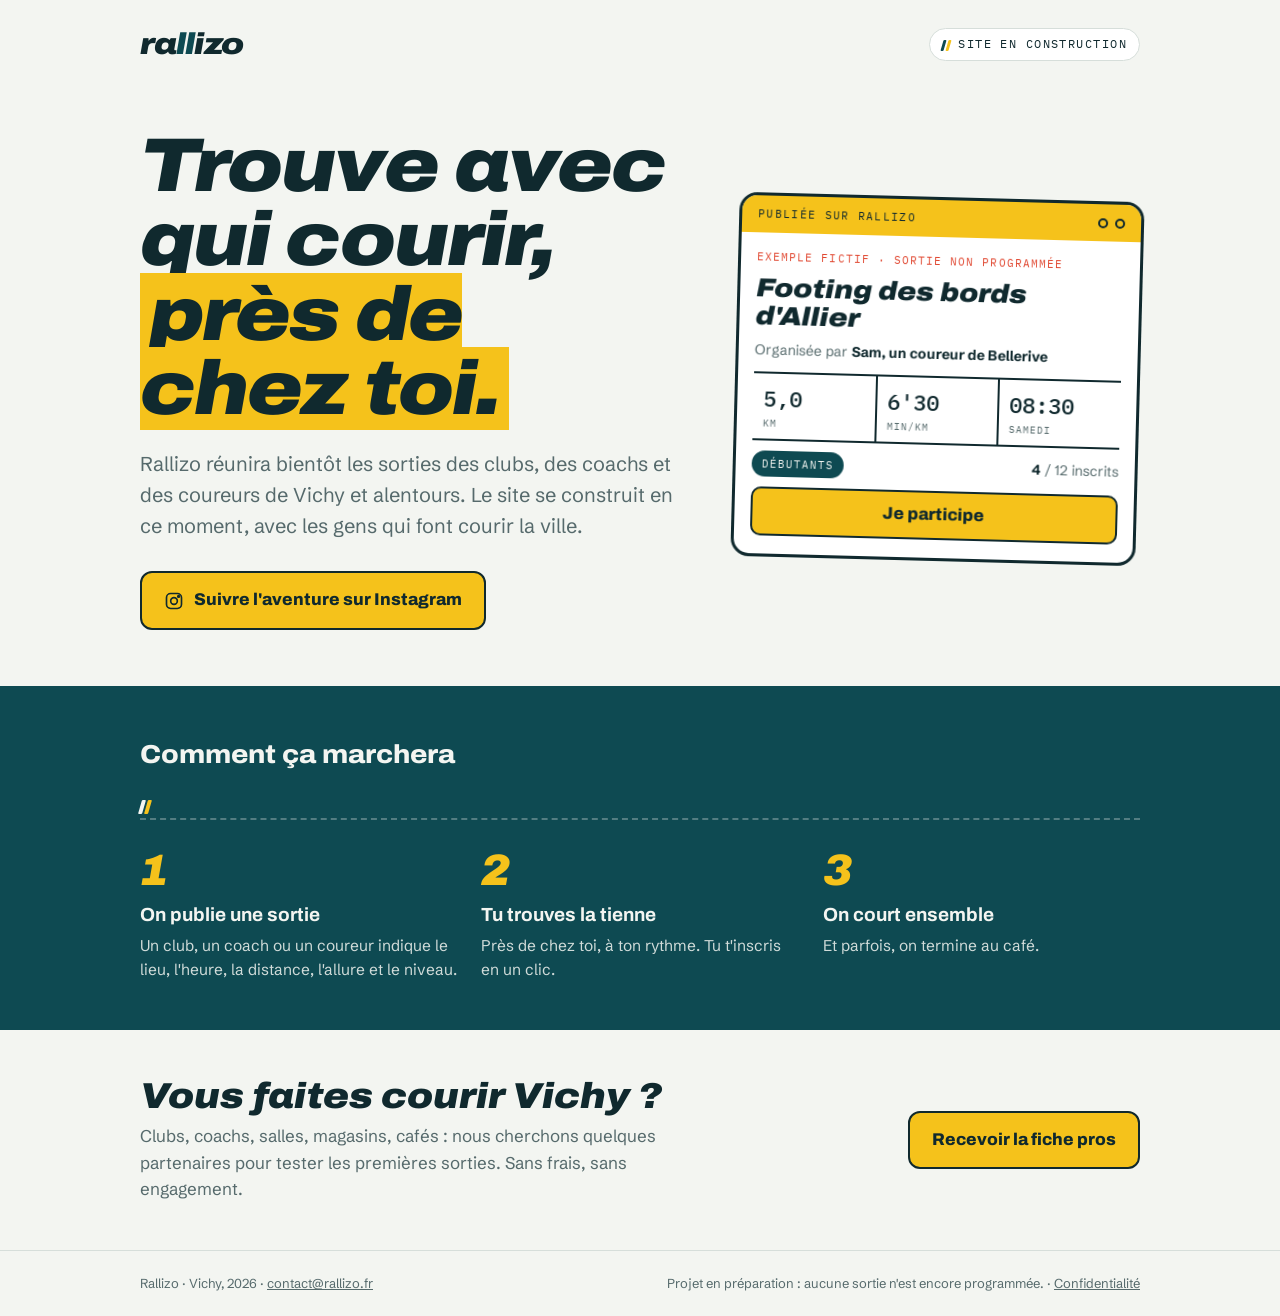
<file: index.html>
﻿<!doctype html>
<html lang="fr">
<head>
<meta charset="utf-8">
<meta name="viewport" content="width=device-width, initial-scale=1">
<title>Rallizo · Trouve avec qui courir à Vichy</title>
<meta name="description" content="Rallizo réunira bientôt les sorties running des clubs, des coachs et des coureurs de Vichy et alentours. Site en construction.">
<meta property="og:title" content="Rallizo · Trouve avec qui courir, près de chez toi">
<meta property="og:description" content="Les sorties des clubs, des coachs et des coureurs de Vichy, au même endroit. Site en construction.">
<meta name="theme-color" content="#0E4A52">
<link rel="icon" href="data:image/svg+xml,%3Csvg xmlns='http://www.w3.org/2000/svg' viewBox='0 0 64 64'%3E%3Crect width='64' height='64' rx='14' fill='%230E4A52'/%3E%3Cpath d='M24 14h9l-8 36h-9zM39 14h9l-8 36h-9z' fill='%23F5C21B'/%3E%3C/svg%3E">
<link rel="preconnect" href="https://fonts.googleapis.com">
<link rel="preconnect" href="https://fonts.gstatic.com" crossorigin>
<link rel="stylesheet" href="https://fonts.googleapis.com/css2?family=Archivo:ital,wdth,wght@0,62..125,100..900;1,62..125,100..900&family=Schibsted+Grotesk:wght@400..700&family=IBM+Plex+Mono:wght@400;500&display=swap">
<script>document.documentElement.classList.add('js');</script>
<style>
  /* Identité Rallizo validée le 16/10/2026 */
  :root {
    --craie: #F3F5F1; --allier: #0E4A52; --encre: #10292E; --rallye: #F5C21B; --depart: #E0452E; --brume: #566A6C; --ligne: #D6DEDA;
    --fd: "Archivo", "Arial Narrow", Arial, sans-serif;
    --fb: "Schibsted Grotesk", "Segoe UI", Helvetica, Arial, sans-serif;
    --fm: "IBM Plex Mono", Consolas, monospace;
  }
  * { box-sizing: border-box; }
  html, body { margin: 0; }
  body { background: var(--craie); color: var(--encre); font-family: var(--fb); font-size: 17px; line-height: 1.55; min-height: 100vh; display: flex; flex-direction: column; }
  .wrap { width: 100%; max-width: 1040px; margin: 0 auto; padding-left: max(20px, env(safe-area-inset-left)); padding-right: max(20px, env(safe-area-inset-right)); }

  header { padding-block: 28px; }
  header .wrap { display: flex; justify-content: space-between; align-items: center; gap: 12px; }
  .wm { font-family: var(--fd); font-weight: 900; font-style: italic; font-stretch: 118%; letter-spacing: -.03em; line-height: .9; font-size: 30px; text-decoration: none; color: var(--encre); }
  .wm .ll { color: var(--allier); }
  .chip { display: inline-flex; align-items: center; gap: 8px; font-family: var(--fm); font-size: 12px; text-transform: uppercase; letter-spacing: .12em; background: #fff; border: 1px solid var(--ligne); padding: 6px 12px; border-radius: 99px; }
  .chip::before { content: ""; width: 8px; height: 8px; border-radius: 50%; background: var(--rallye); box-shadow: 0 0 0 3px rgba(245, 194, 27, .25); }
  .chip.live::before { display: none; }
  .duo { display: inline-flex; align-items: flex-end; gap: 2px; height: 13px; padding-top: 2px; }
  .duo i { width: 3px; height: 11px; border-radius: 1px; background: var(--allier); transform: skewX(-16deg); animation: foulee .32s ease-in-out infinite alternate; }
  .duo i + i { background: var(--rallye); animation-delay: -.32s; }
  @keyframes foulee { from { transform: skewX(-16deg) translateY(0); } to { transform: skewX(-16deg) translateY(-3px); } }
  @media (prefers-reduced-motion: reduce) { .duo i { animation: none; } }

  main { flex: 1; }
  .hero { padding-block: 40px 56px; display: grid; grid-template-columns: minmax(0, 1.15fr) minmax(0, .85fr); gap: 48px; align-items: center; }
  h1 { font-family: var(--fd); font-weight: 900; font-style: italic; font-stretch: 112%; letter-spacing: -.025em; line-height: .98; font-size: clamp(42px, 7vw, 76px); margin: 0 0 22px; text-wrap: balance; }
  h1 mark { background: var(--rallye); color: var(--encre); padding: 0 .12em; }
  .lead { font-size: clamp(17px, 2vw, 20px); color: var(--brume); max-width: 46ch; margin: 0 0 30px; }
  .actions { display: flex; flex-wrap: wrap; gap: 12px; }
  .btn { display: inline-flex; align-items: center; gap: 10px; font-family: var(--fd); font-weight: 800; font-size: 17px; text-decoration: none; padding: 14px 22px; border-radius: 12px; border: 2px solid var(--encre); color: var(--encre); background: #fff; transition: transform .15s ease; }
  .btn.primary { background: var(--rallye); }
  .btn:hover { transform: translateY(-2px); }
  .btn:focus-visible { outline: 3px solid var(--allier); outline-offset: 3px; }
  .btn svg { width: 20px; height: 20px; }

  /* Dossard d'exemple */
  .bib-zone { max-width: 420px; width: 100%; justify-self: center; }
  .bib-tilt { transition: transform .4s cubic-bezier(.2, .8, .2, 1); }
  .bib { background: #fff; border: 3px solid var(--encre); border-radius: 18px; overflow: hidden; transform: rotate(1.5deg); }
  .bib-h { background: var(--rallye); display: flex; justify-content: space-between; align-items: center; padding: 10px 16px; font-family: var(--fm); font-size: 11px; letter-spacing: .12em; text-transform: uppercase; }
  .pins { display: flex; gap: 7px; } .pins i { width: 10px; height: 10px; border: 2.5px solid var(--encre); border-radius: 50%; display: block; }
  .bib-b { padding: 16px 16px 18px; display: grid; gap: 10px; }
  .fict { font-family: var(--fm); font-size: 10.5px; color: var(--depart); letter-spacing: .1em; text-transform: uppercase; }
  .bib-t { font-family: var(--fd); font-weight: 900; font-style: italic; font-stretch: 112%; font-size: 26px; line-height: 1.05; }
  .org { font-size: 14px; color: var(--brume); } .org b { color: var(--encre); }
  .stats { display: grid; grid-template-columns: repeat(3, 1fr); border-top: 2.5px solid var(--encre); border-bottom: 2.5px solid var(--encre); }
  .stats div { padding: 8px 10px; display: grid; } .stats div + div { border-left: 2.5px solid var(--encre); }
  .stats b { font-family: var(--fm); font-weight: 500; font-size: 22px; } .stats span { font-family: var(--fm); font-size: 10px; letter-spacing: .1em; text-transform: uppercase; color: var(--brume); }
  .meta { display: flex; justify-content: space-between; align-items: center; font-size: 14px; color: var(--brume); }
  .lvl { background: var(--allier); color: var(--craie); font-family: var(--fm); font-size: 10.5px; letter-spacing: .1em; text-transform: uppercase; padding: 5px 10px; border-radius: 99px; }
  .join { background: var(--rallye); border: 2.5px solid var(--encre); border-radius: 10px; text-align: center; padding: 9px; font-family: var(--fd); font-weight: 800; font-size: 17px; position: relative; overflow: hidden; }
  #inscrits { display: inline-block; }

  /* Piste : deux coureurs qui traversent la bande bleue */
  .track { position: relative; height: 22px; margin: 0 0 28px; border-bottom: 2px dashed rgba(243, 245, 241, .3); }
  .track .duo { position: absolute; left: 0; bottom: 4px; height: 16px; }
  .track .duo i { width: 4px; height: 14px; background: var(--craie); }
  .track .duo i + i { background: var(--rallye); }

  /* Bande "comment ça marchera" */
  .how { background: var(--allier); color: var(--craie); padding-block: 48px; }
  .how h2 { font-family: var(--fd); font-weight: 800; font-stretch: 108%; font-size: 26px; margin: 0 0 24px; }
  .steps { display: grid; grid-template-columns: repeat(3, minmax(0, 1fr)); gap: 24px; }
  .step b { font-family: var(--fd); font-weight: 900; font-style: italic; font-size: 44px; line-height: 1; color: var(--rallye); display: block; margin-bottom: 8px; }
  .step h3 { font-family: var(--fd); font-size: 19px; margin: 0 0 4px; }
  .step p { margin: 0; opacity: .85; font-size: 15.5px; }

  .pros { padding-block: 48px; display: grid; grid-template-columns: minmax(0, 1fr) auto; gap: 24px; align-items: center; }
  .pros h2 { font-family: var(--fd); font-weight: 900; font-style: italic; font-stretch: 110%; font-size: clamp(26px, 4vw, 36px); margin: 0 0 8px; line-height: 1.05; }
  .pros p { margin: 0; color: var(--brume); max-width: 56ch; }
  .mail { font-family: var(--fm); font-size: 15px; background: #fff; border: 1px solid var(--ligne); border-radius: 10px; padding: 12px 16px; user-select: all; }

  footer { border-top: 1px solid var(--ligne); padding-block: 22px; font-size: 13px; color: var(--brume); }
  footer .wrap { display: flex; justify-content: space-between; flex-wrap: wrap; gap: 8px; }

  @media (max-width: 820px) {
    .hero { grid-template-columns: 1fr; gap: 36px; padding-top: 16px; }
    .steps { grid-template-columns: 1fr; gap: 20px; }
    .pros { grid-template-columns: 1fr; }
  }
  @media (max-width: 380px) {
    .chip { white-space: nowrap; font-size: 10.5px; letter-spacing: .08em; padding: 5px 10px; gap: 6px; }
  }
  /* Animations : rien ne bouge si le visiteur a demandé à réduire les animations */
  @media (prefers-reduced-motion: no-preference) {
    .bib { animation: arrive .7s cubic-bezier(.2, .8, .2, 1) both .15s; }
    @keyframes arrive { from { transform: rotate(4deg) translateY(16px); } to { transform: rotate(1.5deg); } }

    /* Apparitions au chargement et au défilement (seulement si le JS tourne) */
    .js .rv { opacity: 0; transform: translateY(18px); transition: opacity .6s ease, transform .7s cubic-bezier(.2, .8, .2, 1); transition-delay: var(--d, 0s); }
    .js .rv.in { opacity: 1; transform: none; }

    /* Le surligneur jaune se pose sur « près de chez toi » */
    h1 mark { background: linear-gradient(var(--rallye), var(--rallye)) no-repeat 0 0 / 0% 100%; animation: surligne .8s cubic-bezier(.6, 0, .2, 1) .6s forwards; }
    @keyframes surligne { to { background-size: 100% 100%; } }

    /* Le dossard flotte doucement */
    .bib-zone { animation: flotte 5s ease-in-out 1s infinite; }
    @keyframes flotte { 50% { transform: translateY(-8px); } }

    /* Reflet sur « Je participe » et les boutons jaunes */
    .join::after, .btn.primary::after { content: ""; position: absolute; inset: 0; background: linear-gradient(100deg, transparent 30%, rgba(255, 255, 255, .55) 50%, transparent 70%); transform: translateX(-100%); pointer-events: none; }
    .join::after { animation: reflet 3.2s ease-in-out 1.5s infinite; }
    .btn.primary { position: relative; overflow: hidden; }
    .btn.primary:hover::after { animation: reflet .7s ease-out; }
    @keyframes reflet { 0%, 60% { transform: translateX(-100%); } 100% { transform: translateX(100%); } }
    .btn:active { transform: translateY(0) scale(.98); }

    /* Le compteur saute quand quelqu'un s'inscrit */
    #inscrits.pop { animation: pop .45s cubic-bezier(.3, 1.6, .5, 1); }
    @keyframes pop { 40% { transform: scale(1.6); color: var(--depart); } }

    /* Les coureurs traversent la piste */
    .track .duo { animation: course 9s linear infinite; }
    @keyframes course { from { left: 0; } to { left: calc(100% - 14px); } }
  }
</style>
</head>
<body>

<header>
  <div class="wrap">
    <a class="wm" href="./" aria-label="Rallizo, accueil">ra<span class="ll">ll</span>izo</a>
    <span class="chip live"><span class="duo" aria-hidden="true"><i></i><i></i></span>Site en construction</span>
  </div>
</header>

<main>
  <section class="wrap hero">
    <div>
      <h1 class="rv">Trouve avec qui courir, <mark>près de chez toi.</mark></h1>
      <p class="lead rv" style="--d:.2s">Rallizo réunira bientôt les sorties des clubs, des coachs et des coureurs de Vichy et alentours. Le site se construit en ce moment, avec les gens qui font courir la ville.</p>
      <div class="actions rv" style="--d:.35s">
        <a class="btn primary" href="https://www.instagram.com/rallizo_/" target="_blank" rel="noopener">
          <svg viewBox="0 0 24 24" fill="none" stroke="currentColor" stroke-width="2" stroke-linecap="round" stroke-linejoin="round" aria-hidden="true"><rect x="3" y="3" width="18" height="18" rx="5"/><circle cx="12" cy="12" r="4"/><circle cx="17.5" cy="6.5" r="1" fill="currentColor"/></svg>
          Suivre l'aventure sur Instagram
        </a>
      </div>
    </div>

    <div class="bib-zone"><div class="bib-tilt">
    <div class="bib" aria-label="Exemple fictif de sortie">
      <div class="bib-h"><span>Publiée sur Rallizo</span><span class="pins"><i></i><i></i></span></div>
      <div class="bib-b">
        <span class="fict">Exemple fictif · sortie non programmée</span>
        <div class="bib-t">Footing des bords d'Allier</div>
        <span class="org">Organisée par <b>Sam, un coureur de Bellerive</b></span>
        <div class="stats"><div><b>5,0</b><span>km</span></div><div><b>6'30</b><span>min/km</span></div><div><b>08:30</b><span>samedi</span></div></div>
        <div class="meta"><span class="lvl">Débutants</span><span><b id="inscrits" style="color:var(--encre)">4</b> / 12 inscrits</span></div>
        <div class="join">Je participe</div>
      </div>
    </div>
    </div></div>
  </section>

  <section class="how">
    <div class="wrap">
      <h2 class="rv">Comment ça marchera</h2>
      <div class="track" aria-hidden="true"><span class="duo"><i></i><i></i></span></div>
      <div class="steps">
        <div class="step rv"><b>1</b><h3>On publie une sortie</h3><p>Un club, un coach ou un coureur indique le lieu, l'heure, la distance, l'allure et le niveau.</p></div>
        <div class="step rv" style="--d:.15s"><b>2</b><h3>Tu trouves la tienne</h3><p>Près de chez toi, à ton rythme. Tu t'inscris en un clic.</p></div>
        <div class="step rv" style="--d:.3s"><b>3</b><h3>On court ensemble</h3><p>Et parfois, on termine au café.</p></div>
      </div>
    </div>
  </section>

  <section class="wrap pros">
    <div class="rv">
      <h2>Vous faites courir Vichy ?</h2>
      <p>Clubs, coachs, salles, magasins, cafés : nous cherchons quelques partenaires pour tester les premières sorties. Sans frais, sans engagement.</p>
    </div>
    <a class="btn primary" href="pros.html">Recevoir la fiche pros</a>
  </section>
</main>

<footer>
  <div class="wrap"><span>Rallizo · Vichy, 2026 · <a href="mailto:contact@rallizo.fr" style="color:inherit">contact@rallizo.fr</a></span><span>Projet en préparation : aucune sortie n'est encore programmée. · <a href="confidentialite.html" style="color:inherit">Confidentialité</a></span></div>
</footer>

<script>
(() => {
  const els = document.querySelectorAll('.rv');
  if (matchMedia('(prefers-reduced-motion: reduce)').matches || !('IntersectionObserver' in window)) {
    els.forEach(e => e.classList.add('in'));
    return;
  }

  // Apparitions : chaque bloc arrive quand il entre à l'écran
  const io = new IntersectionObserver(entrees => entrees.forEach(e => {
    if (e.isIntersecting) { e.target.classList.add('in'); io.unobserve(e.target); }
  }), { threshold: .15 });
  els.forEach(e => io.observe(e));

  // Compteur du dossard d'exemple : 4, 5, 6... jusqu'à 9 puis on recommence
  const n = document.getElementById('inscrits');
  let v = 4;
  setInterval(() => {
    v = v >= 9 ? 4 : v + 1;
    n.textContent = v;
    n.classList.remove('pop'); void n.offsetWidth; n.classList.add('pop');
  }, 2600);

  // Le dossard s'incline vers la souris (ordinateur seulement)
  const tilt = document.querySelector('.bib-tilt');
  const zone = tilt.parentElement;
  if (matchMedia('(hover: hover)').matches) {
    zone.addEventListener('pointermove', e => {
      const r = tilt.getBoundingClientRect();
      const x = (e.clientX - r.left) / r.width - .5, y = (e.clientY - r.top) / r.height - .5;
      tilt.style.transform = `perspective(900px) rotateY(${x * 10}deg) rotateX(${-y * 10}deg)`;
    });
    zone.addEventListener('pointerleave', () => { tilt.style.transform = ''; });
  }
})();
</script>

</body>
</html>
</file>
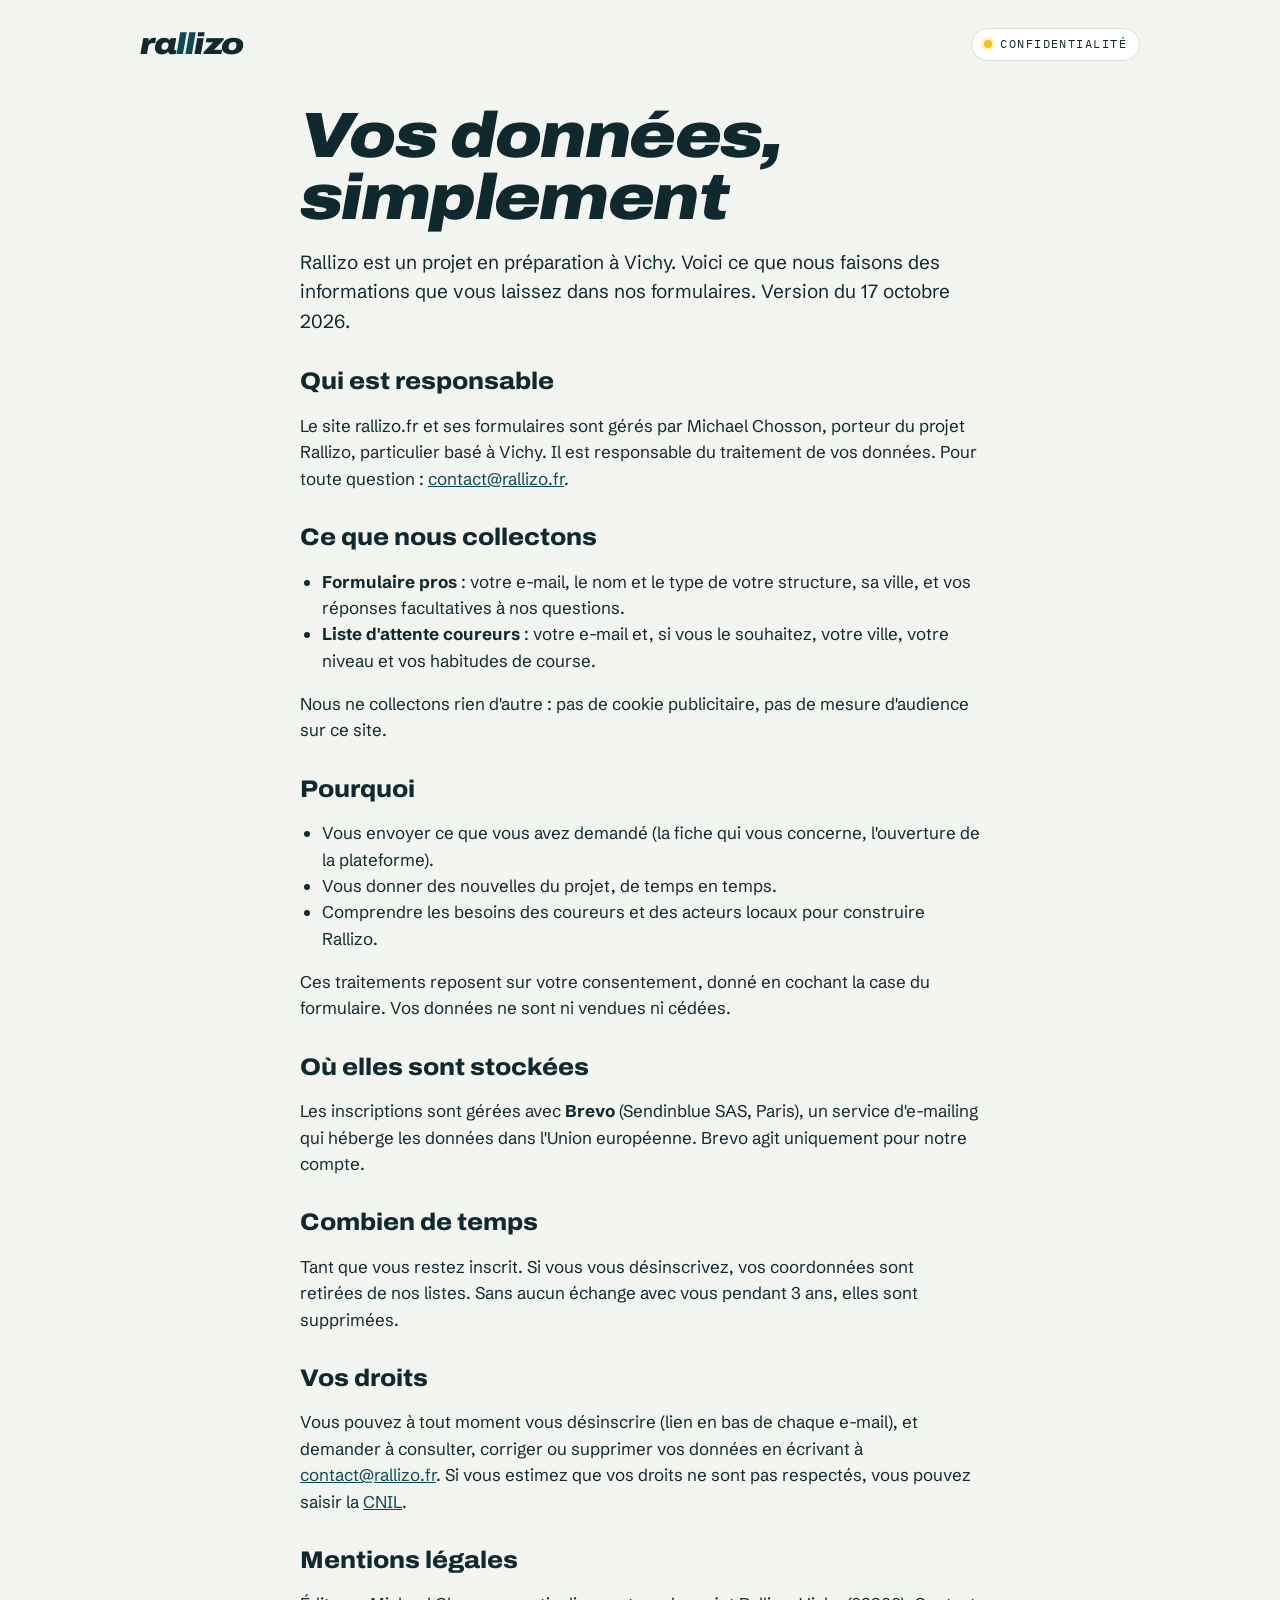
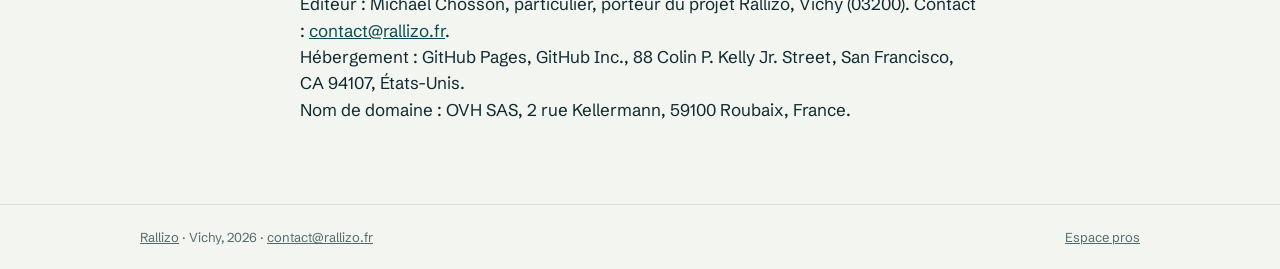
<file: confidentialite.html>
<!doctype html>
<html lang="fr">
<head>
<meta charset="utf-8">
<meta name="viewport" content="width=device-width, initial-scale=1">
<title>Confidentialité et mentions légales · Rallizo</title>
<meta name="description" content="Comment Rallizo utilise les données laissées dans ses formulaires, et mentions légales du site rallizo.fr.">
<meta name="theme-color" content="#0E4A52">
<link rel="icon" href="data:image/svg+xml,%3Csvg xmlns='http://www.w3.org/2000/svg' viewBox='0 0 64 64'%3E%3Crect width='64' height='64' rx='14' fill='%230E4A52'/%3E%3Cpath d='M24 14h9l-8 36h-9zM39 14h9l-8 36h-9z' fill='%23F5C21B'/%3E%3C/svg%3E">
<link rel="preconnect" href="https://fonts.googleapis.com">
<link rel="preconnect" href="https://fonts.gstatic.com" crossorigin>
<link rel="stylesheet" href="https://fonts.googleapis.com/css2?family=Archivo:ital,wdth,wght@0,62..125,100..900;1,62..125,100..900&family=Schibsted+Grotesk:wght@400..700&family=IBM+Plex+Mono:wght@400;500&display=swap">
<link rel="stylesheet" href="site.css">
</head>
<body>

<header>
  <div class="wrap">
    <a class="wm" href="./" aria-label="Rallizo, accueil">ra<span class="ll">ll</span>izo</a>
    <span class="chip">Confidentialité</span>
  </div>
</header>

<main>
  <article class="wrap doc">
    <h1>Vos données, simplement</h1>
    <p class="lead">Rallizo est un projet en préparation à Vichy. Voici ce que nous faisons des informations que vous laissez dans nos formulaires. Version du 17 octobre 2026.</p>

    <h2>Qui est responsable</h2>
    <p>Le site rallizo.fr et ses formulaires sont gérés par Michael Chosson, porteur du projet Rallizo, particulier basé à Vichy. Il est responsable du traitement de vos données. Pour toute question : <a href="mailto:contact@rallizo.fr">contact@rallizo.fr</a>.</p>

    <h2>Ce que nous collectons</h2>
    <ul>
      <li><b>Formulaire pros</b> : votre e-mail, le nom et le type de votre structure, sa ville, et vos réponses facultatives à nos questions.</li>
      <li><b>Liste d'attente coureurs</b> : votre e-mail et, si vous le souhaitez, votre ville, votre niveau et vos habitudes de course.</li>
    </ul>
    <p>Nous ne collectons rien d'autre : pas de cookie publicitaire, pas de mesure d'audience sur ce site.</p>

    <h2>Pourquoi</h2>
    <ul>
      <li>Vous envoyer ce que vous avez demandé (la fiche qui vous concerne, l'ouverture de la plateforme).</li>
      <li>Vous donner des nouvelles du projet, de temps en temps.</li>
      <li>Comprendre les besoins des coureurs et des acteurs locaux pour construire Rallizo.</li>
    </ul>
    <p>Ces traitements reposent sur votre consentement, donné en cochant la case du formulaire. Vos données ne sont ni vendues ni cédées.</p>

    <h2>Où elles sont stockées</h2>
    <p>Les inscriptions sont gérées avec <b>Brevo</b> (Sendinblue SAS, Paris), un service d'e-mailing qui héberge les données dans l'Union européenne. Brevo agit uniquement pour notre compte.</p>

    <h2>Combien de temps</h2>
    <p>Tant que vous restez inscrit. Si vous vous désinscrivez, vos coordonnées sont retirées de nos listes. Sans aucun échange avec vous pendant 3 ans, elles sont supprimées.</p>

    <h2>Vos droits</h2>
    <p>Vous pouvez à tout moment vous désinscrire (lien en bas de chaque e-mail), et demander à consulter, corriger ou supprimer vos données en écrivant à <a href="mailto:contact@rallizo.fr">contact@rallizo.fr</a>. Si vous estimez que vos droits ne sont pas respectés, vous pouvez saisir la <a href="https://www.cnil.fr/fr/plaintes" rel="noopener">CNIL</a>.</p>

    <h2>Mentions légales</h2>
    <p>Éditeur : Michael Chosson, particulier, porteur du projet Rallizo, Vichy (03200). Contact : <a href="mailto:contact@rallizo.fr">contact@rallizo.fr</a>.<br>
    Hébergement : GitHub Pages, GitHub Inc., 88 Colin P. Kelly Jr. Street, San Francisco, CA 94107, États-Unis.<br>
    Nom de domaine : OVH SAS, 2 rue Kellermann, 59100 Roubaix, France.</p>
  </article>
</main>

<footer>
  <div class="wrap"><span><a href="./">Rallizo</a> · Vichy, 2026 · <a href="mailto:contact@rallizo.fr">contact@rallizo.fr</a></span><a href="pros.html">Espace pros</a></div>
</footer>

</body>
</html>
</file>
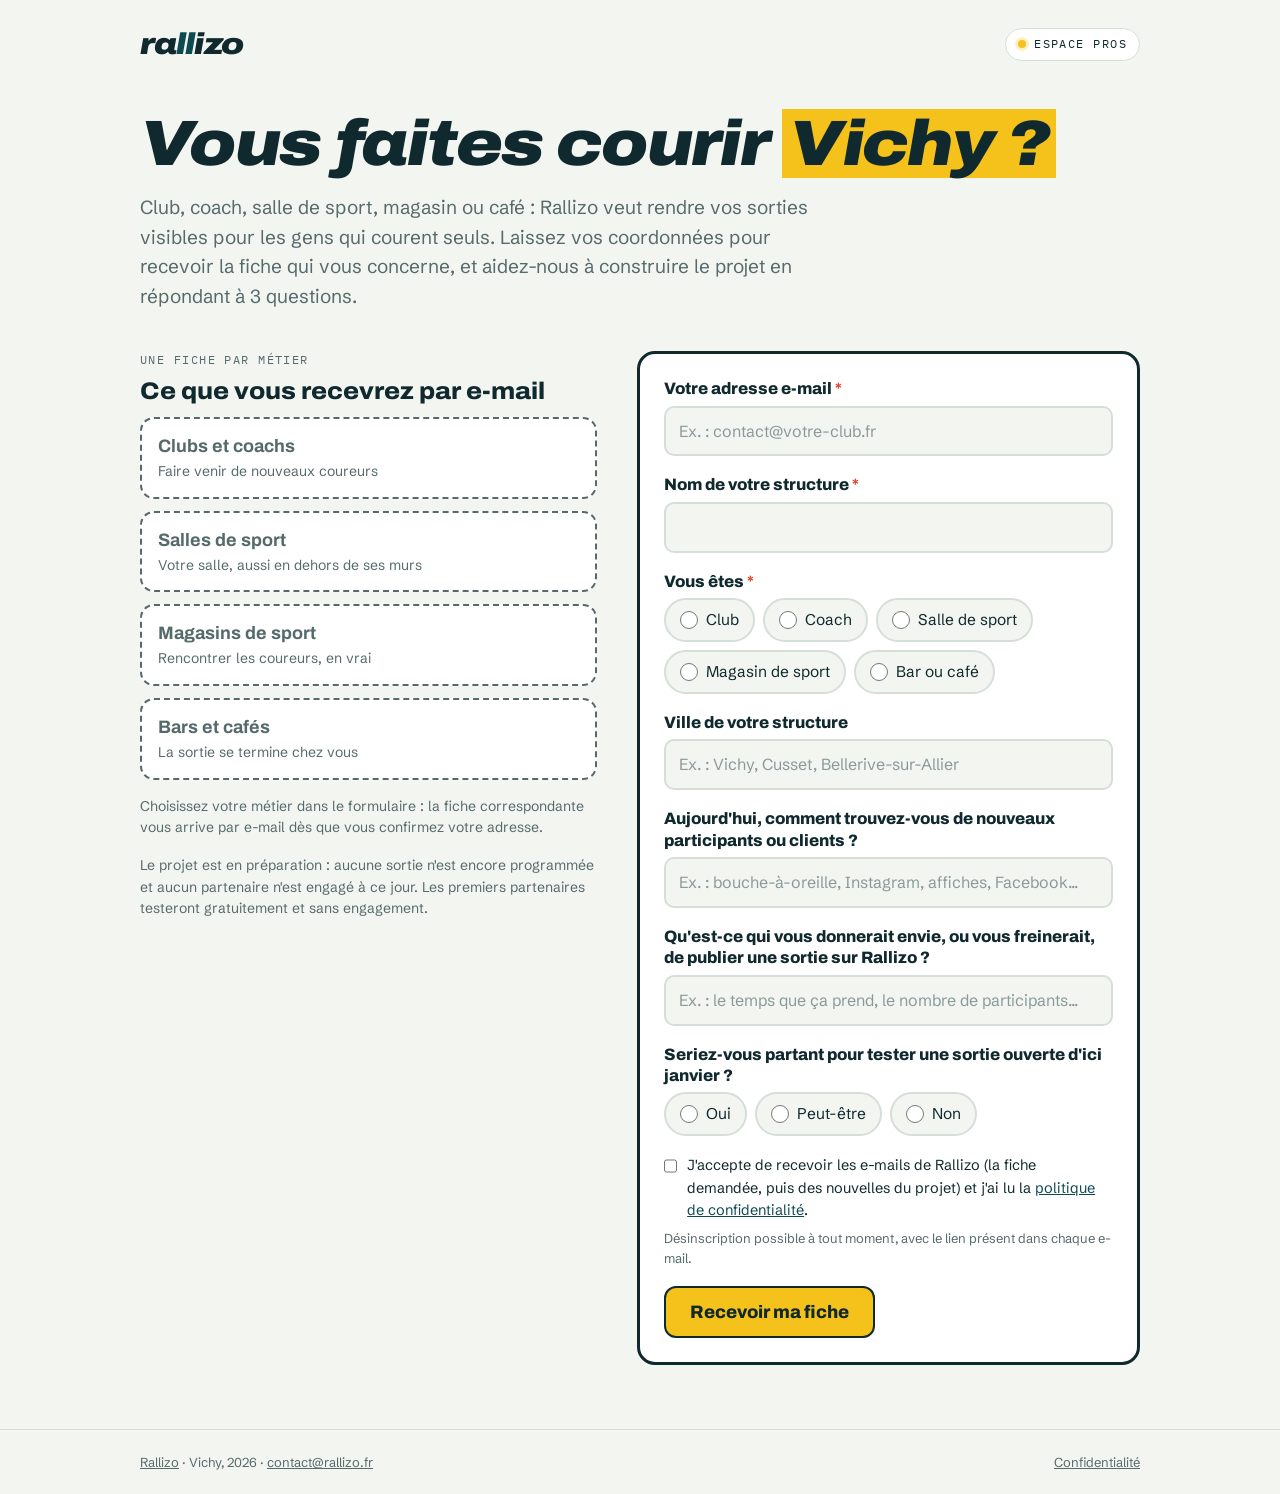
<file: pros.html>
<!doctype html>
<html lang="fr">
<head>
<meta charset="utf-8">
<meta name="viewport" content="width=device-width, initial-scale=1">
<title>Rallizo pour les pros · Clubs, coachs, salles, magasins, cafés</title>
<meta name="description" content="Clubs, coachs, salles, magasins et cafés de Vichy et alentours : recevez la fiche Rallizo qui vous concerne et aidez-nous à construire le projet.">
<meta name="theme-color" content="#0E4A52">
<link rel="icon" href="data:image/svg+xml,%3Csvg xmlns='http://www.w3.org/2000/svg' viewBox='0 0 64 64'%3E%3Crect width='64' height='64' rx='14' fill='%230E4A52'/%3E%3Cpath d='M24 14h9l-8 36h-9zM39 14h9l-8 36h-9z' fill='%23F5C21B'/%3E%3C/svg%3E">
<link rel="preconnect" href="https://fonts.googleapis.com">
<link rel="preconnect" href="https://fonts.gstatic.com" crossorigin>
<link rel="stylesheet" href="https://fonts.googleapis.com/css2?family=Archivo:ital,wdth,wght@0,62..125,100..900;1,62..125,100..900&family=Schibsted+Grotesk:wght@400..700&family=IBM+Plex+Mono:wght@400;500&display=swap">
<link rel="stylesheet" href="site.css">
<style>
  /* Comportements attendus par le script Brevo (remplace sib-styles.css) */
  .sib-form-message-panel { display: none; }
  .sib-form-message-panel--active { display: block; }
  .sib-form-message-panel__text { display: flex; align-items: flex-start; gap: 10px; }
  .entry__error:empty { display: none; }
  .sib-hide-loader-icon { display: none; }
  .progress-indicator__icon { width: 18px; height: 18px; fill: currentColor; animation: rz-spin 1s linear infinite; }
  @keyframes rz-spin { to { transform: rotate(360deg); } }
  .input_replaced { accent-color: #0E4A52; width: 18px; height: 18px; margin: 0; }
</style>
</head>
<body>

<header>
  <div class="wrap">
    <a class="wm" href="./" aria-label="Rallizo, accueil">ra<span class="ll">ll</span>izo</a>
    <span class="chip">Espace pros</span>
  </div>
</header>

<main>
  <section class="wrap intro">
    <h1>Vous faites courir <mark>Vichy ?</mark></h1>
    <p class="lead">Club, coach, salle de sport, magasin ou café : Rallizo veut rendre vos sorties visibles pour les gens qui courent seuls. Laissez vos coordonnées pour recevoir la fiche qui vous concerne, et aidez-nous à construire le projet en répondant à 3 questions.</p>
  </section>

  <section class="wrap pros-grid">
    <div>
      <span class="eyebrow">Une fiche par métier</span>
      <h2>Ce que vous recevrez par e-mail</h2>
      <div class="fiches">
        <div class="fiche"><span><b>Clubs et coachs</b><span>Faire venir de nouveaux coureurs</span></span></div>
        <div class="fiche"><span><b>Salles de sport</b><span>Votre salle, aussi en dehors de ses murs</span></span></div>
        <div class="fiche"><span><b>Magasins de sport</b><span>Rencontrer les coureurs, en vrai</span></span></div>
        <div class="fiche"><span><b>Bars et cafés</b><span>La sortie se termine chez vous</span></span></div>
      </div>
      <p class="note">Choisissez votre métier dans le formulaire : la fiche correspondante vous arrive par e-mail dès que vous confirmez votre adresse.</p>
      <p class="note">Le projet est en préparation : aucune sortie n'est encore programmée et aucun partenaire n'est engagé à ce jour. Les premiers partenaires testeront gratuitement et sans engagement.</p>
    </div>

    <div class="rz-form">
      <!-- Formulaire Brevo « Rallizo · Formulaire Pros » (liste Rallizo · Pros), libellés et style réécrits -->
      <div class="sib-form">
        <div id="sib-form-container" class="sib-form-container">
          <div id="error-message" class="sib-form-message-panel">
            <div class="sib-form-message-panel__text sib-form-message-panel__text--center">
              <svg viewBox="0 0 512 512" class="sib-icon sib-notification__icon" aria-hidden="true"><path fill="currentColor" d="M256 40c118.621 0 216 96.075 216 216 0 119.291-96.61 216-216 216-119.244 0-216-96.562-216-216 0-119.203 96.602-216 216-216m0-32C119.043 8 8 119.083 8 256c0 136.997 111.043 248 248 248s248-111.003 248-248C504 119.083 392.957 8 256 8zm-11.49 120h22.979c6.823 0 12.274 5.682 11.99 12.5l-7 168c-.268 6.428-5.556 11.5-11.99 11.5h-8.979c-6.433 0-11.722-5.073-11.99-11.5l-7-168c-.283-6.818 5.167-12.5 11.99-12.5zM256 340c-15.464 0-28 12.536-28 28s12.536 28 28 28 28-12.536 28-28-12.536-28-28-28z"/></svg>
              <span class="sib-form-message-panel__inner-text">Nous n'avons pas pu enregistrer votre demande. Réessayez, ou écrivez-nous à contact@rallizo.fr.</span>
            </div>
          </div>
          <div id="success-message" class="sib-form-message-panel">
            <div class="sib-form-message-panel__text sib-form-message-panel__text--center">
              <svg viewBox="0 0 512 512" class="sib-icon sib-notification__icon" aria-hidden="true"><path fill="currentColor" d="M256 8C119.033 8 8 119.033 8 256s111.033 248 248 248 248-111.033 248-248S392.967 8 256 8zm0 464c-118.664 0-216-96.055-216-216 0-118.663 96.055-216 216-216 118.664 0 216 96.055 216 216 0 118.663-96.055 216-216 216zm141.63-274.961L217.15 376.071c-4.705 4.667-12.303 4.637-16.97-.068l-85.878-86.572c-4.667-4.705-4.637-12.303.068-16.97l8.52-8.451c4.705-4.667 12.303-4.637 16.97.068l68.976 69.533 163.441-162.13c4.705-4.667 12.303-4.637 16.97.068l8.451 8.52c4.668 4.705 4.637 12.303-.068 16.97z"/></svg>
              <span class="sib-form-message-panel__inner-text">Merci ! Vérifiez votre boîte mail (et vos spams) : cliquez sur le lien de confirmation pour recevoir la fiche qui vous concerne.</span>
            </div>
          </div>

          <div id="sib-container" class="sib-container--large sib-container--vertical">
            <form id="sib-form" method="POST" action="https://58d8c366.sibforms.com/serve/[base64]" data-type="subscription">

              <div class="sib-input sib-form-block">
                <div class="form__entry entry_block">
                  <label class="entry__label" for="EMAIL" data-required="*">Votre adresse e-mail</label>
                  <div class="entry__field"><input class="input" type="email" id="EMAIL" name="EMAIL" autocomplete="email" placeholder="Ex. : contact@votre-club.fr" data-required="true" required></div>
                  <label class="entry__error entry__error--primary"></label>
                </div>
              </div>

              <div class="sib-input sib-form-block">
                <div class="form__entry entry_block">
                  <label class="entry__label" for="STRUCTURE" data-required="*">Nom de votre structure</label>
                  <div class="entry__field"><input class="input" maxlength="200" type="text" id="STRUCTURE" name="STRUCTURE" autocomplete="organization" data-required="true" required></div>
                  <label class="entry__error entry__error--primary"></label>
                </div>
              </div>

              <div class="sib-radiobutton-group sib-form-block" data-required="true">
                <div class="form__entry entry_mcq">
                  <span class="entry__label" id="lbl-type" data-required="*">Vous êtes</span>
                  <div class="choices" role="radiogroup" aria-labelledby="lbl-type">
                    <div class="entry__choice"><label><input type="radio" name="TYPE_PRO" class="input_replaced" value="1" required>Club</label></div>
                    <div class="entry__choice"><label><input type="radio" name="TYPE_PRO" class="input_replaced" value="2" required>Coach</label></div>
                    <div class="entry__choice"><label><input type="radio" name="TYPE_PRO" class="input_replaced" value="3" required>Salle de sport</label></div>
                    <div class="entry__choice"><label><input type="radio" name="TYPE_PRO" class="input_replaced" value="4" required>Magasin de sport</label></div>
                    <div class="entry__choice"><label><input type="radio" name="TYPE_PRO" class="input_replaced" value="5" required>Bar ou café</label></div>
                  </div>
                  <label class="entry__error entry__error--primary"></label>
                </div>
              </div>

              <div class="sib-input sib-form-block">
                <div class="form__entry entry_block">
                  <label class="entry__label" for="COMMUNE">Ville de votre structure</label>
                  <div class="entry__field"><input class="input" maxlength="200" type="text" id="COMMUNE" name="COMMUNE" autocomplete="address-level2" placeholder="Ex. : Vichy, Cusset, Bellerive-sur-Allier"></div>
                  <label class="entry__error entry__error--primary"></label>
                </div>
              </div>

              <div class="sib-input sib-form-block">
                <div class="form__entry entry_block">
                  <label class="entry__label" for="Q_RECRUTEMENT">Aujourd'hui, comment trouvez-vous de nouveaux participants ou clients ?</label>
                  <div class="entry__field"><input class="input" maxlength="200" type="text" id="Q_RECRUTEMENT" name="Q_RECRUTEMENT" autocomplete="off" placeholder="Ex. : bouche-à-oreille, Instagram, affiches, Facebook..."></div>
                  <label class="entry__error entry__error--primary"></label>
                </div>
              </div>

              <div class="sib-input sib-form-block">
                <div class="form__entry entry_block">
                  <label class="entry__label" for="Q_ENVIE_FREINS">Qu'est-ce qui vous donnerait envie, ou vous freinerait, de publier une sortie sur Rallizo ?</label>
                  <div class="entry__field"><input class="input" maxlength="200" type="text" id="Q_ENVIE_FREINS" name="Q_ENVIE_FREINS" autocomplete="off" placeholder="Ex. : le temps que ça prend, le nombre de participants..."></div>
                  <label class="entry__error entry__error--primary"></label>
                </div>
              </div>

              <div class="sib-radiobutton-group sib-form-block">
                <div class="form__entry entry_mcq">
                  <span class="entry__label" id="lbl-test">Seriez-vous partant pour tester une sortie ouverte d'ici janvier ?</span>
                  <div class="choices" role="radiogroup" aria-labelledby="lbl-test">
                    <div class="entry__choice"><label><input type="radio" name="TEST_JANVIER" class="input_replaced" value="1">Oui</label></div>
                    <div class="entry__choice"><label><input type="radio" name="TEST_JANVIER" class="input_replaced" value="2">Peut-être</label></div>
                    <div class="entry__choice"><label><input type="radio" name="TEST_JANVIER" class="input_replaced" value="3">Non</label></div>
                  </div>
                  <label class="entry__error entry__error--primary"></label>
                </div>
              </div>

              <div class="sib-optin sib-form-block optin" data-required="true">
                <div class="form__entry entry_mcq">
                  <div class="entry__choice">
                    <label><input type="checkbox" class="input_replaced" value="1" id="OPT_IN" name="OPT_IN" required><span>J'accepte de recevoir les e-mails de Rallizo (la fiche demandée, puis des nouvelles du projet) et j'ai lu la <a href="confidentialite.html">politique de confidentialité</a>.</span></label>
                  </div>
                  <label class="entry__error entry__error--primary"></label>
                  <label class="entry__specification">Désinscription possible à tout moment, avec le lien présent dans chaque e-mail.</label>
                </div>
              </div>

              <div class="sib-form-block">
                <button class="sib-form-block__button sib-form-block__button-with-loader" form="sib-form" type="submit">
                  <svg class="icon clickable__icon progress-indicator__icon sib-hide-loader-icon" viewBox="0 0 512 512" aria-hidden="true"><path d="M460.116 373.846l-20.823-12.022c-5.541-3.199-7.54-10.159-4.663-15.874 30.137-59.886 28.343-131.652-5.386-189.946-33.641-58.394-94.896-95.833-161.827-99.676C261.028 55.961 256 50.751 256 44.352V20.309c0-6.904 5.808-12.337 12.703-11.982 83.556 4.306 160.163 50.864 202.11 123.677 42.063 72.696 44.079 162.316 6.031 236.832-3.14 6.148-10.75 8.461-16.728 5.01z"/></svg>
                  Recevoir ma fiche
                </button>
              </div>

              <input type="text" name="email_address_check" value="" class="input--hidden hp" tabindex="-1" autocomplete="off" aria-hidden="true">
              <input type="hidden" name="locale" value="fr">
              <input type="hidden" name="html_type" value="simple">
            </form>
          </div>
        </div>
      </div>
    </div>
  </section>
</main>

<footer>
  <div class="wrap"><span><a href="./">Rallizo</a> · Vichy, 2026 · <a href="mailto:contact@rallizo.fr">contact@rallizo.fr</a></span><a href="confidentialite.html">Confidentialité</a></div>
</footer>

<script>
  window.REQUIRED_CODE_ERROR_MESSAGE = 'Veuillez choisir un code pays';
  window.LOCALE = 'fr';
  window.EMAIL_INVALID_MESSAGE = window.SMS_INVALID_MESSAGE = "Cette adresse e-mail ne semble pas valide. Vérifiez-la et réessayez.";
  window.REQUIRED_ERROR_MESSAGE = "Ce champ est obligatoire.";
  window.GENERIC_INVALID_MESSAGE = "Cette réponse ne semble pas valide. Vérifiez-la et réessayez.";
  window.translation = { common: { selectedList: '{quantity} liste sélectionnée', selectedLists: '{quantity} listes sélectionnées', selectedOption: '{quantity} sélectionné', selectedOptions: '{quantity} sélectionnés' } };
  var AUTOHIDE = Boolean(0);
</script>
<script defer src="https://sibforms.com/forms/end-form/build/main.js"></script>
</body>
</html>
</file>
<file: site.css>
/* Pages secondaires de rallizo.fr (pros, confidentialité). Même identité que index.html. */
:root {
  --craie: #F3F5F1; --allier: #0E4A52; --encre: #10292E; --rallye: #F5C21B; --depart: #E0452E; --brume: #566A6C; --ligne: #D6DEDA;
  --fd: "Archivo", "Arial Narrow", Arial, sans-serif;
  --fb: "Schibsted Grotesk", "Segoe UI", Helvetica, Arial, sans-serif;
  --fm: "IBM Plex Mono", Consolas, monospace;
}
* { box-sizing: border-box; }
html, body { margin: 0; }
body { background: var(--craie); color: var(--encre); font-family: var(--fb); font-size: 17px; line-height: 1.55; min-height: 100vh; display: flex; flex-direction: column; }
.wrap { width: 100%; max-width: 1040px; margin: 0 auto; padding-left: max(20px, env(safe-area-inset-left)); padding-right: max(20px, env(safe-area-inset-right)); }
a { color: var(--allier); }

header { padding-block: 28px; }
header .wrap { display: flex; justify-content: space-between; align-items: center; gap: 12px; }
.wm { font-family: var(--fd); font-weight: 900; font-style: italic; font-stretch: 118%; letter-spacing: -.03em; line-height: .9; font-size: 30px; text-decoration: none; color: var(--encre); }
.wm .ll { color: var(--allier); }
.chip { display: inline-flex; align-items: center; gap: 8px; font-family: var(--fm); font-size: 12px; text-transform: uppercase; letter-spacing: .12em; background: #fff; border: 1px solid var(--ligne); padding: 6px 12px; border-radius: 99px; }
.chip::before { content: ""; width: 8px; height: 8px; border-radius: 50%; background: var(--rallye); box-shadow: 0 0 0 3px rgba(245, 194, 27, .25); }

main { flex: 1; }
h1 { font-family: var(--fd); font-weight: 900; font-style: italic; font-stretch: 112%; letter-spacing: -.025em; line-height: .98; font-size: clamp(38px, 6vw, 64px); margin: 0 0 18px; text-wrap: balance; }
h1 mark { background: var(--rallye); color: var(--encre); padding: 0 .12em; }
h2 { font-family: var(--fd); font-weight: 800; font-stretch: 108%; font-size: 24px; line-height: 1.15; margin: 0 0 12px; }
.lead { font-size: clamp(17px, 2vw, 19px); color: var(--brume); max-width: 58ch; margin: 0; }
.eyebrow { font-family: var(--fm); font-size: 12px; letter-spacing: .12em; text-transform: uppercase; color: var(--brume); display: block; margin-bottom: 8px; }

footer { border-top: 1px solid var(--ligne); padding-block: 22px; font-size: 13px; color: var(--brume); }
footer .wrap { display: flex; justify-content: space-between; flex-wrap: wrap; gap: 8px; }
footer a { color: var(--brume); }

/* Page pros */
.intro { padding-block: 24px 40px; }
.pros-grid { display: grid; grid-template-columns: minmax(0, 1fr) minmax(0, 1.1fr); gap: 40px; align-items: start; padding-bottom: 64px; }
.fiches { display: grid; gap: 12px; }
.fiche { display: flex; justify-content: space-between; align-items: center; gap: 12px; background: #fff; border: 2px solid var(--encre); border-radius: 14px; padding: 14px 16px; text-decoration: none; color: var(--encre); transition: transform .15s ease; }
a.fiche:hover { transform: translateY(-2px); }
div.fiche { border-style: dashed; border-color: var(--brume); }
.fiche:focus-visible { outline: 3px solid var(--allier); outline-offset: 3px; }
.fiche b { font-family: var(--fd); font-size: 18px; display: block; }
.fiche span { font-size: 14px; color: var(--brume); }
.fiche svg { flex: none; width: 22px; height: 22px; }
.note { font-size: 14px; color: var(--brume); margin: 16px 0 0; }

/* Formulaire Brevo restylé */
.rz-form { background: #fff; border: 3px solid var(--encre); border-radius: 18px; padding: 24px; }
.rz-form .sib-form, .rz-form #sib-container { background: transparent !important; border: 0 !important; padding: 0 !important; max-width: none !important; text-align: left !important; }
.rz-form .sib-form-container { padding: 0; }
.rz-form form { display: grid; gap: 18px; }
.rz-form .entry__label { display: block; font-family: var(--fd) !important; font-weight: 800 !important; font-size: 16.5px !important; color: var(--encre) !important; margin-bottom: 6px; line-height: 1.3; }
.rz-form .entry__label[data-required]::after { content: " *"; color: var(--depart); }
.rz-form .input, .rz-form textarea { width: 100%; font: inherit; font-size: 16px; color: var(--encre); background: var(--craie); border: 2px solid var(--ligne); border-radius: 10px; padding: 11px 13px; }
.rz-form .input:focus, .rz-form textarea:focus { outline: none; border-color: var(--allier); background: #fff; }
.rz-form .input::placeholder { color: #8A9A9B; }
.rz-form .entry__specification { display: block; font-size: 13px; color: var(--brume); margin-top: 6px; }
.rz-form .entry__error { font-size: 14px; margin-top: 6px; }
.rz-form .choices { display: flex; flex-wrap: wrap; gap: 8px; }
.rz-form .entry__choice label { display: inline-flex; align-items: center; gap: 8px; background: var(--craie); border: 2px solid var(--ligne); border-radius: 99px; padding: 8px 14px; cursor: pointer; font-size: 15.5px; }
.rz-form .entry__choice label:has(input:checked) { background: var(--rallye); border-color: var(--encre); font-weight: 600; }
.rz-form .entry__choice label:focus-within { outline: 3px solid var(--allier); outline-offset: 2px; }
.rz-form .optin .entry__choice label, .rz-form .optin .entry__choice label:has(input:checked) { display: flex; align-items: flex-start; gap: 10px; font-size: 14.5px; font-weight: 400; cursor: pointer; background: none; border: 0; border-radius: 0; padding: 0; }
.rz-form .optin input { margin-top: 3px; }
.rz-form .optin p { margin: 0; }
.rz-form .sib-form-block__button { font-family: var(--fd); font-weight: 800; font-size: 18px; color: var(--encre); background: var(--rallye); border: 2px solid var(--encre); border-radius: 12px; padding: 14px 24px; cursor: pointer; display: inline-flex; align-items: center; gap: 10px; }
.rz-form .sib-form-block__button:focus-visible { outline: 3px solid var(--allier); outline-offset: 3px; }
.rz-form .sib-form-message-panel { border-radius: 12px; padding: 14px 16px; margin-bottom: 16px; font-size: 15.5px; }
.rz-form #success-message { background: #E6F2EC; border: 2px solid #1F7A4D; color: #134D31; }
.rz-form #error-message { background: #FDECEA; border: 2px solid var(--depart); color: #7A1F12; }
.rz-form .sib-form-message-panel svg { width: 20px; height: 20px; flex: none; }
.hp { position: absolute !important; left: -9999px !important; width: 1px; height: 1px; overflow: hidden; }

/* Page texte (confidentialité) */
.doc { max-width: 720px; padding-block: 16px 64px; }
.doc h2 { margin-top: 32px; }
.doc p, .doc li { color: var(--encre); }
.doc ul { padding-left: 22px; }

@media (max-width: 820px) {
  .pros-grid { grid-template-columns: 1fr; gap: 32px; }
  .rz-form { padding: 18px; }
}
</file>
